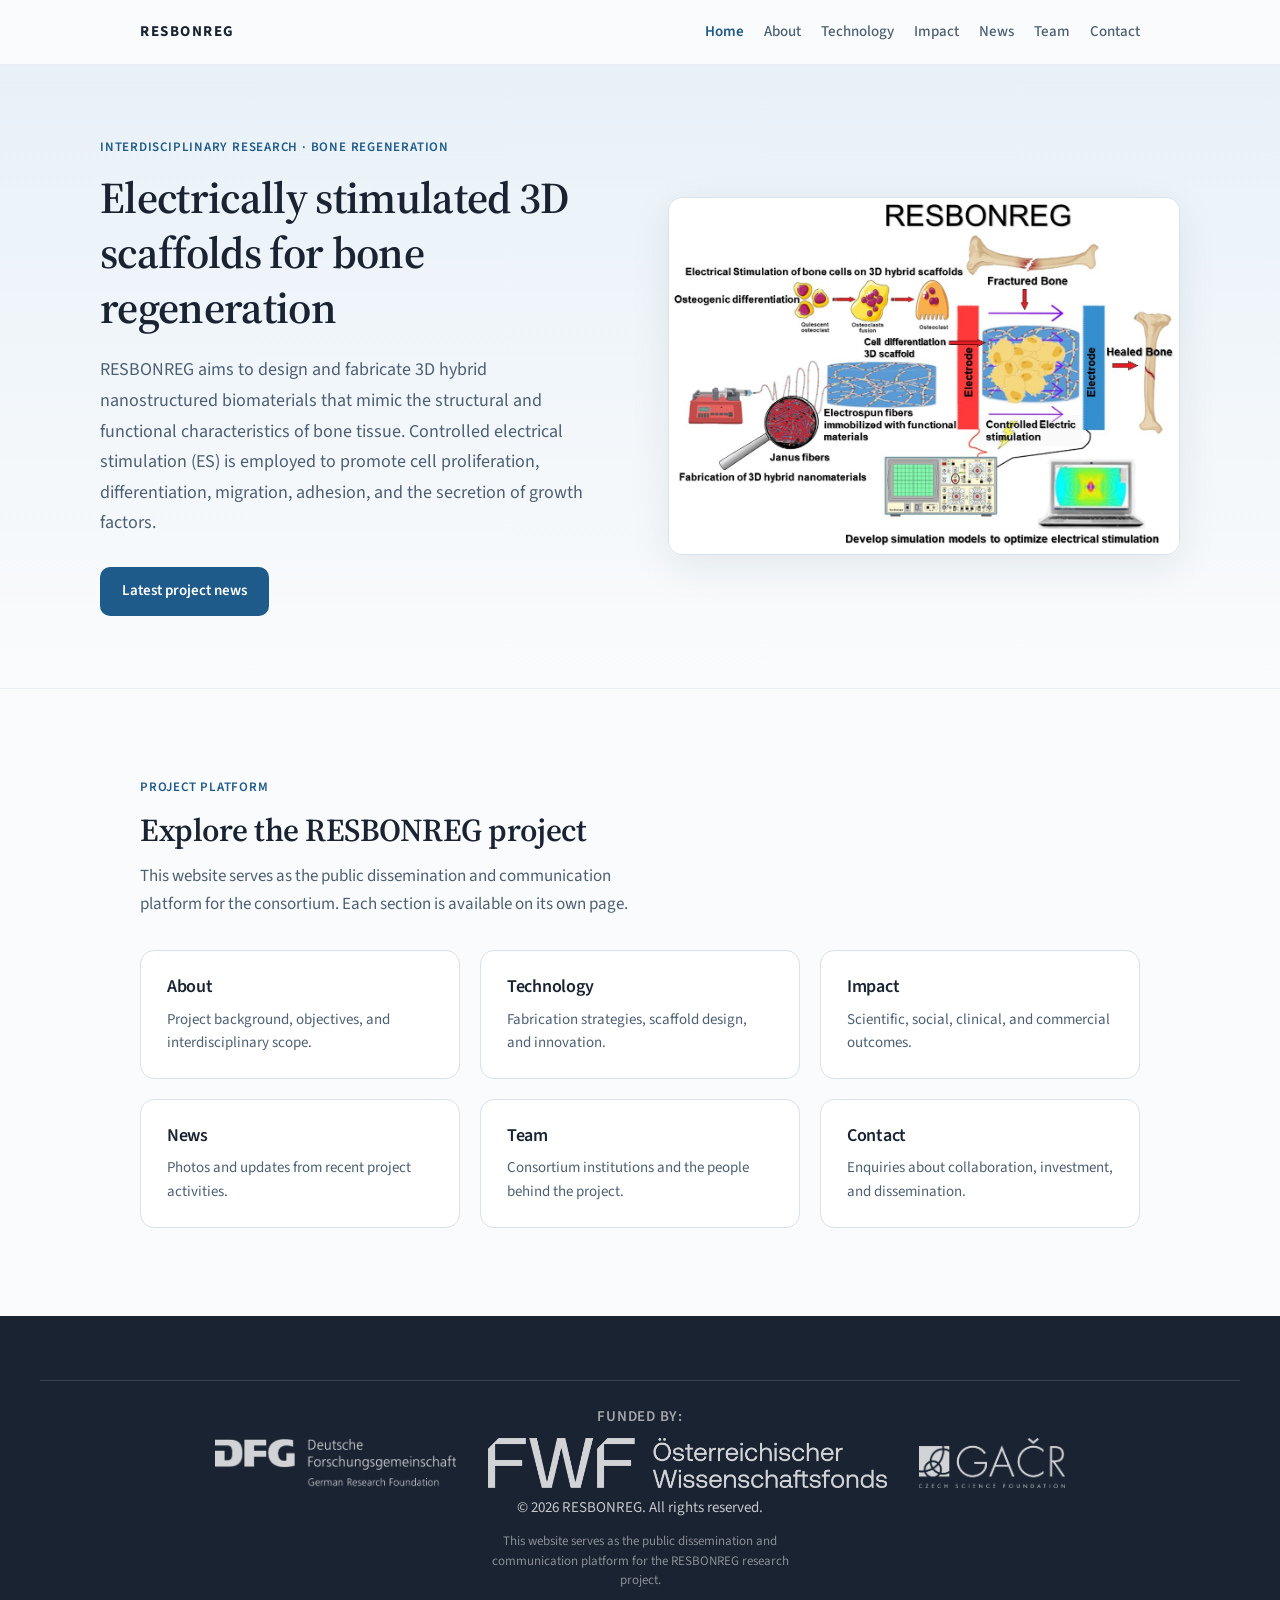
<file: index.html>
<!DOCTYPE html>
<html lang="en">
<head>
  <meta charset="UTF-8">
  <meta name="viewport" content="width=device-width, initial-scale=1.0">
  <meta name="description" content="RESBONREG — an interdisciplinary European research project on electrically stimulated 3D scaffolds for bone regeneration.">
  <title>RESBONREG — Home</title>
  <link rel="preconnect" href="https://fonts.googleapis.com">
  <link rel="preconnect" href="https://fonts.gstatic.com" crossorigin>
  <link href="https://fonts.googleapis.com/css2?family=Source+Sans+3:ital,wght@0,400;0,500;0,600;0,700;1,400&family=Source+Serif+4:ital,opsz,wght@0,8..60,500;0,8..60,600;1,8..60,400&display=swap" rel="stylesheet">
  <link rel="stylesheet" href="style.css">
</head>
<body>

  <header class="site-header">
    <nav class="nav" aria-label="Main navigation">
      <a class="logo" href="index.html">RESBONREG</a>
      <div class="nav-links">
        <a href="index.html" class="is-active" aria-current="page">Home</a>
        <a href="about.html">About</a>
        <a href="technology.html">Technology</a>
        <a href="impact.html">Impact</a>
        <a href="news.html">News</a>
        <a href="team.html">Team</a>
        <a href="contact.html">Contact</a>
      </div>
    </nav>
  </header>

  <section class="hero">
    <div class="hero-inner">
      <div class="hero-text">
        <p class="kicker">Interdisciplinary research · Bone regeneration</p>
        <h1>Electrically stimulated 3D scaffolds for bone regeneration</h1>
        <p class="lead">
          RESBONREG aims to design and fabricate 3D hybrid nanostructured biomaterials that mimic the structural and functional characteristics of bone tissue. Controlled electrical stimulation (ES) is employed to promote cell proliferation, differentiation, migration, adhesion, and the secretion of growth factors.
        </p>
        <a class="button" href="news.html">Latest project news</a>
      </div>
      <figure class="hero-figure">
        <img src="images/hero.png" alt="Schematic summarising the RESBONREG project concept">
      </figure>
    </div>
  </section>

  <main>
    <section class="section">
      <div class="section-header">
        <p class="kicker">Project platform</p>
        <h2>Explore the RESBONREG project</h2>
        <p class="section-intro">
          This website serves as the public dissemination and communication platform for the consortium. Each section is available on its own page.
        </p>
      </div>

      <div class="page-links">
        <a class="page-link-card" href="about.html">
          <h3>About</h3>
          <p>Project background, objectives, and interdisciplinary scope.</p>
        </a>
        <a class="page-link-card" href="technology.html">
          <h3>Technology</h3>
          <p>Fabrication strategies, scaffold design, and innovation.</p>
        </a>
        <a class="page-link-card" href="impact.html">
          <h3>Impact</h3>
          <p>Scientific, social, clinical, and commercial outcomes.</p>
        </a>
        <a class="page-link-card" href="news.html">
          <h3>News</h3>
          <p>Photos and updates from recent project activities.</p>
        </a>
        <a class="page-link-card" href="team.html">
          <h3>Team</h3>
          <p>Consortium institutions and the people behind the project.</p>
        </a>
        <a class="page-link-card" href="contact.html">
          <h3>Contact</h3>
          <p>Enquiries about collaboration, investment, and dissemination.</p>
        </a>
      </div>
    </section>
  </main>

  <footer class="site-footer">
    <div class="funding-logos">
      <p class="funding-label">Funded by:</p>
      <div class="logos-container">
        <img src="images/logo-dfg.png" alt="DFG - Deutsche Forschungsgemeinschaft" class="funding-logo">
        <img src="images/logo-fwf.png" alt="FWF - Austrian Science Fund" class="funding-logo">
        <img src="images/logo-gacr.png" alt="GACR - Czech Science Foundation" class="funding-logo">
      </div></p>
      <p>© 2026 RESBONREG. All rights reserved.</p>
    <p class="footer-note">This website serves as the public dissemination and communication platform for the RESBONREG research project.</p>
        </div>
  </footer>

</body>
</html>
</file>
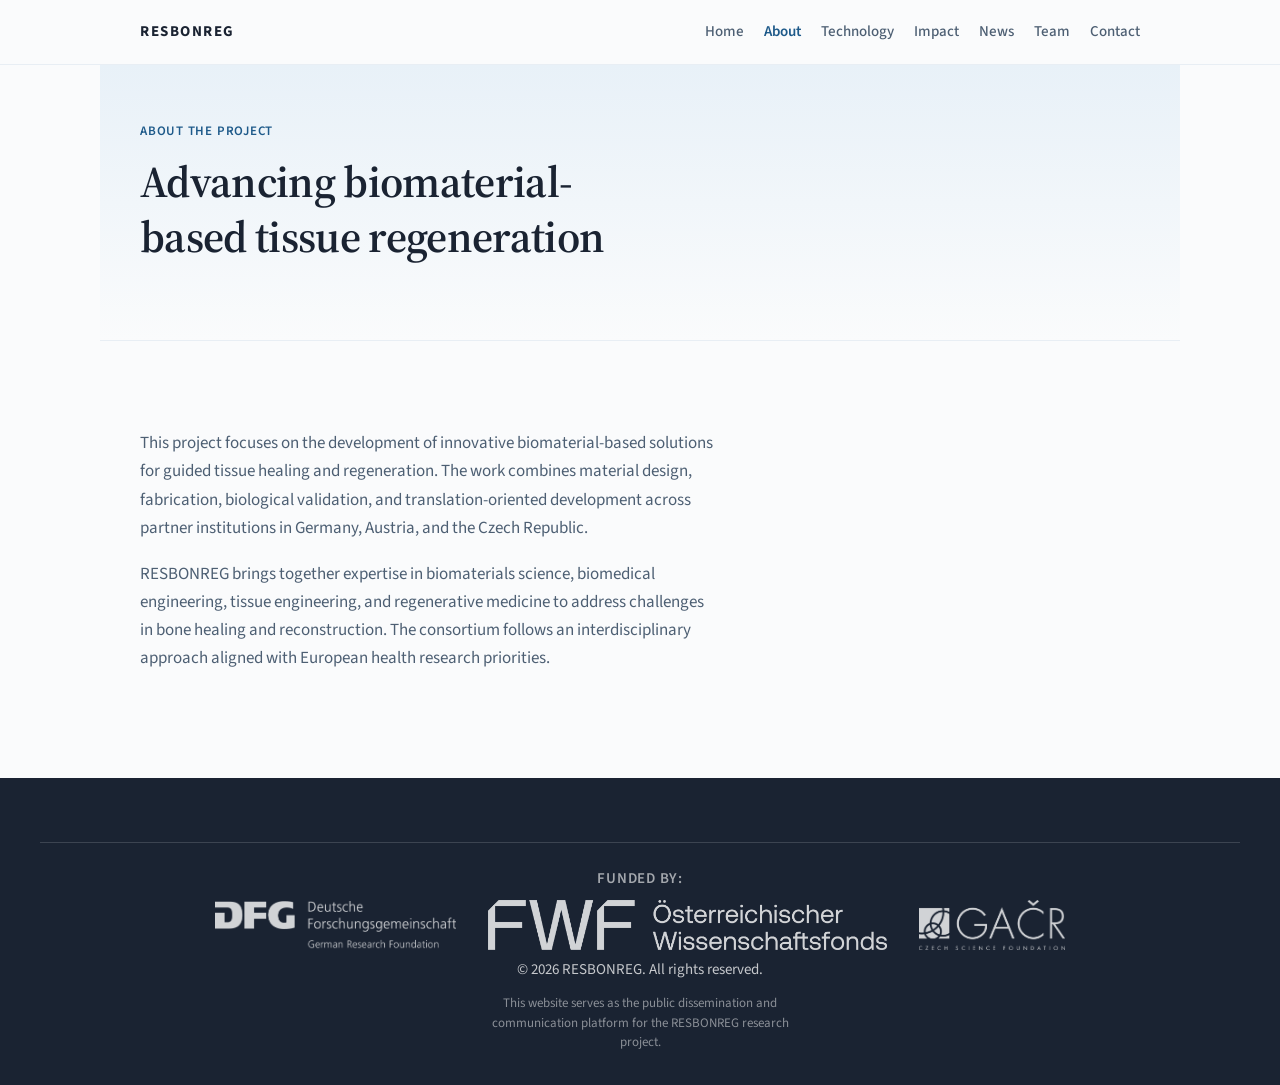
<file: about.html>
<!DOCTYPE html>
<html lang="en">
<head>
  <meta charset="UTF-8">
  <meta name="viewport" content="width=device-width, initial-scale=1.0">
  <meta name="description" content="About the RESBONREG research project on electrically stimulated 3D scaffolds for bone regeneration.">
  <title>About — RESBONREG</title>
  <link rel="preconnect" href="https://fonts.googleapis.com">
  <link rel="preconnect" href="https://fonts.gstatic.com" crossorigin>
  <link href="https://fonts.googleapis.com/css2?family=Source+Sans+3:ital,wght@0,400;0,500;0,600;0,700;1,400&family=Source+Serif+4:ital,opsz,wght@0,8..60,500;0,8..60,600;1,8..60,400&display=swap" rel="stylesheet">
  <link rel="stylesheet" href="style.css">
</head>
<body>

  <header class="site-header">
    <nav class="nav" aria-label="Main navigation">
      <a class="logo" href="index.html">RESBONREG</a>
      <div class="nav-links">
        <a href="index.html">Home</a>
        <a href="about.html" class="is-active" aria-current="page">About</a>
        <a href="technology.html">Technology</a>
        <a href="impact.html">Impact</a>
        <a href="news.html">News</a>
        <a href="team.html">Team</a>
        <a href="contact.html">Contact</a>
      </div>
    </nav>
  </header>

  <div class="page-banner">
    <p class="kicker">About the project</p>
    <h1>Advancing biomaterial-based tissue regeneration</h1>
  </div>

  <main>
    <section class="section">
      <div class="prose">
        <p>
          This project focuses on the development of innovative biomaterial-based solutions for guided tissue healing and regeneration. The work combines material design, fabrication, biological validation, and translation-oriented development across partner institutions in Germany, Austria, and the Czech Republic.
        </p>
        <p>
          RESBONREG brings together expertise in biomaterials science, biomedical engineering, tissue engineering, and regenerative medicine to address challenges in bone healing and reconstruction. The consortium follows an interdisciplinary approach aligned with European health research priorities.
        </p>
      </div>
    </section>
  </main>

  <footer class="site-footer">
    <div class="funding-logos">
      <p class="funding-label">Funded by:</p>
      <div class="logos-container">
        <img src="images/logo-dfg.png" alt="DFG - Deutsche Forschungsgemeinschaft" class="funding-logo">
        <img src="images/logo-fwf.png" alt="FWF - Austrian Science Fund" class="funding-logo">
        <img src="images/logo-gacr.png" alt="GACR - Czech Science Foundation" class="funding-logo">
      </div></p>
      <p>© 2026 RESBONREG. All rights reserved.</p>
    <p class="footer-note">This website serves as the public dissemination and communication platform for the RESBONREG research project.</p>
        </div>
  </footer>

</body>
</html>
</file>
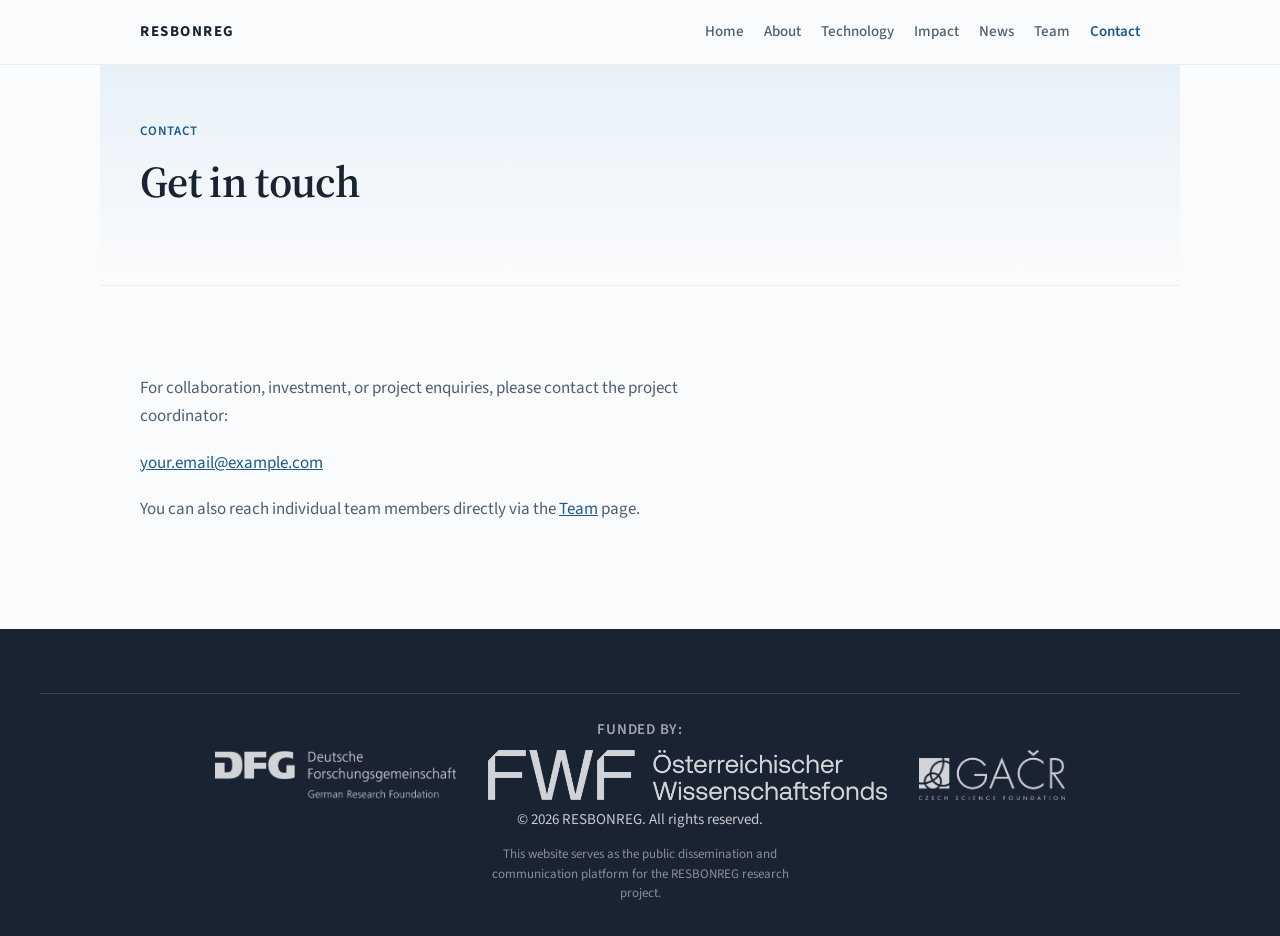
<file: contact.html>
<!DOCTYPE html>
<html lang="en">
<head>
  <meta charset="UTF-8">
  <meta name="viewport" content="width=device-width, initial-scale=1.0">
  <meta name="description" content="Contact the RESBONREG research project for collaboration and enquiries.">
  <title>Contact — RESBONREG</title>
  <link rel="preconnect" href="https://fonts.googleapis.com">
  <link rel="preconnect" href="https://fonts.gstatic.com" crossorigin>
  <link href="https://fonts.googleapis.com/css2?family=Source+Sans+3:ital,wght@0,400;0,500;0,600;0,700;1,400&family=Source+Serif+4:ital,opsz,wght@0,8..60,500;0,8..60,600;1,8..60,400&display=swap" rel="stylesheet">
  <link rel="stylesheet" href="style.css">
</head>
<body>

  <header class="site-header">
    <nav class="nav" aria-label="Main navigation">
      <a class="logo" href="index.html">RESBONREG</a>
      <div class="nav-links">
        <a href="index.html">Home</a>
        <a href="about.html">About</a>
        <a href="technology.html">Technology</a>
        <a href="impact.html">Impact</a>
        <a href="news.html">News</a>
        <a href="team.html">Team</a>
        <a href="contact.html" class="is-active" aria-current="page">Contact</a>
      </div>
    </nav>
  </header>

  <div class="page-banner">
    <p class="kicker">Contact</p>
    <h1>Get in touch</h1>
  </div>

  <main>
    <section class="section">
      <div class="prose">
        <p>
          For collaboration, investment, or project enquiries, please contact the project coordinator:
        </p>
        <p>
          <a href="mailto:your.email@example.com">your.email@example.com</a>
        </p>
        <p>
          You can also reach individual team members directly via the <a href="team.html">Team</a> page.
        </p>
      </div>
    </section>
  </main>

  <footer class="site-footer">
    <div class="funding-logos">
      <p class="funding-label">Funded by:</p>
      <div class="logos-container">
        <img src="images/logo-dfg.png" alt="DFG - Deutsche Forschungsgemeinschaft" class="funding-logo">
        <img src="images/logo-fwf.png" alt="FWF - Austrian Science Fund" class="funding-logo">
        <img src="images/logo-gacr.png" alt="GACR - Czech Science Foundation" class="funding-logo">
      </div></p>
      <p>© 2026 RESBONREG. All rights reserved.</p>
    <p class="footer-note">This website serves as the public dissemination and communication platform for the RESBONREG research project.</p>
        </div>
  </footer>

</body>
</html>
</file>
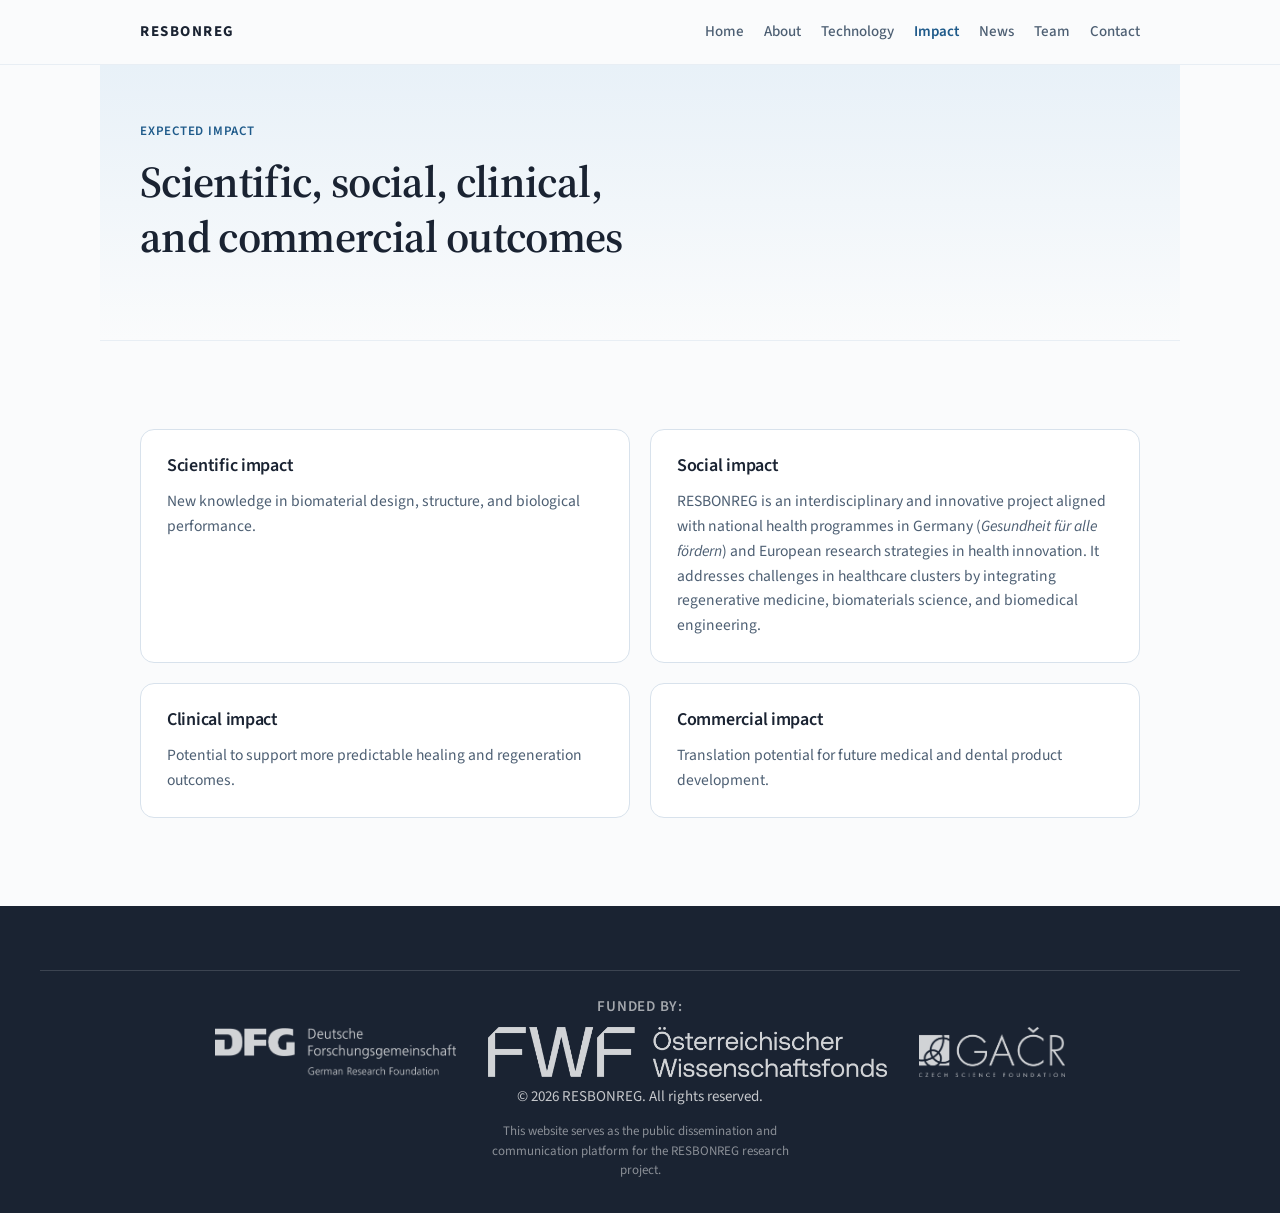
<file: impact.html>
<!DOCTYPE html>
<html lang="en">
<head>
  <meta charset="UTF-8">
  <meta name="viewport" content="width=device-width, initial-scale=1.0">
  <meta name="description" content="Expected scientific, social, clinical, and commercial impact of the RESBONREG project.">
  <title>Impact — RESBONREG</title>
  <link rel="preconnect" href="https://fonts.googleapis.com">
  <link rel="preconnect" href="https://fonts.gstatic.com" crossorigin>
  <link href="https://fonts.googleapis.com/css2?family=Source+Sans+3:ital,wght@0,400;0,500;0,600;0,700;1,400&family=Source+Serif+4:ital,opsz,wght@0,8..60,500;0,8..60,600;1,8..60,400&display=swap" rel="stylesheet">
  <link rel="stylesheet" href="style.css">
</head>
<body>

  <header class="site-header">
    <nav class="nav" aria-label="Main navigation">
      <a class="logo" href="index.html">RESBONREG</a>
      <div class="nav-links">
        <a href="index.html">Home</a>
        <a href="about.html">About</a>
        <a href="technology.html">Technology</a>
        <a href="impact.html" class="is-active" aria-current="page">Impact</a>
        <a href="news.html">News</a>
        <a href="team.html">Team</a>
        <a href="contact.html">Contact</a>
      </div>
    </nav>
  </header>

  <div class="page-banner">
    <p class="kicker">Expected impact</p>
    <h1>Scientific, social, clinical, and commercial outcomes</h1>
  </div>

  <main>
    <section class="section">
      <div class="cards">
        <article class="card">
          <h3>Scientific impact</h3>
          <p>New knowledge in biomaterial design, structure, and biological performance.</p>
        </article>
        <article class="card">
          <h3>Social impact</h3>
          <p>
            RESBONREG is an interdisciplinary and innovative project aligned with national health programmes in Germany (<em>Gesundheit für alle fördern</em>) and European research strategies in health innovation. It addresses challenges in healthcare clusters by integrating regenerative medicine, biomaterials science, and biomedical engineering.
          </p>
        </article>
        <article class="card">
          <h3>Clinical impact</h3>
          <p>Potential to support more predictable healing and regeneration outcomes.</p>
        </article>
        <article class="card">
          <h3>Commercial impact</h3>
          <p>Translation potential for future medical and dental product development.</p>
        </article>
      </div>
    </section>
  </main>

  <footer class="site-footer">
    <div class="funding-logos">
      <p class="funding-label">Funded by:</p>
      <div class="logos-container">
        <img src="images/logo-dfg.png" alt="DFG - Deutsche Forschungsgemeinschaft" class="funding-logo">
        <img src="images/logo-fwf.png" alt="FWF - Austrian Science Fund" class="funding-logo">
        <img src="images/logo-gacr.png" alt="GACR - Czech Science Foundation" class="funding-logo">
      </div></p>
      <p>© 2026 RESBONREG. All rights reserved.</p>
    <p class="footer-note">This website serves as the public dissemination and communication platform for the RESBONREG research project.</p>
        </div>
  </footer>

</body>
</html>
</file>
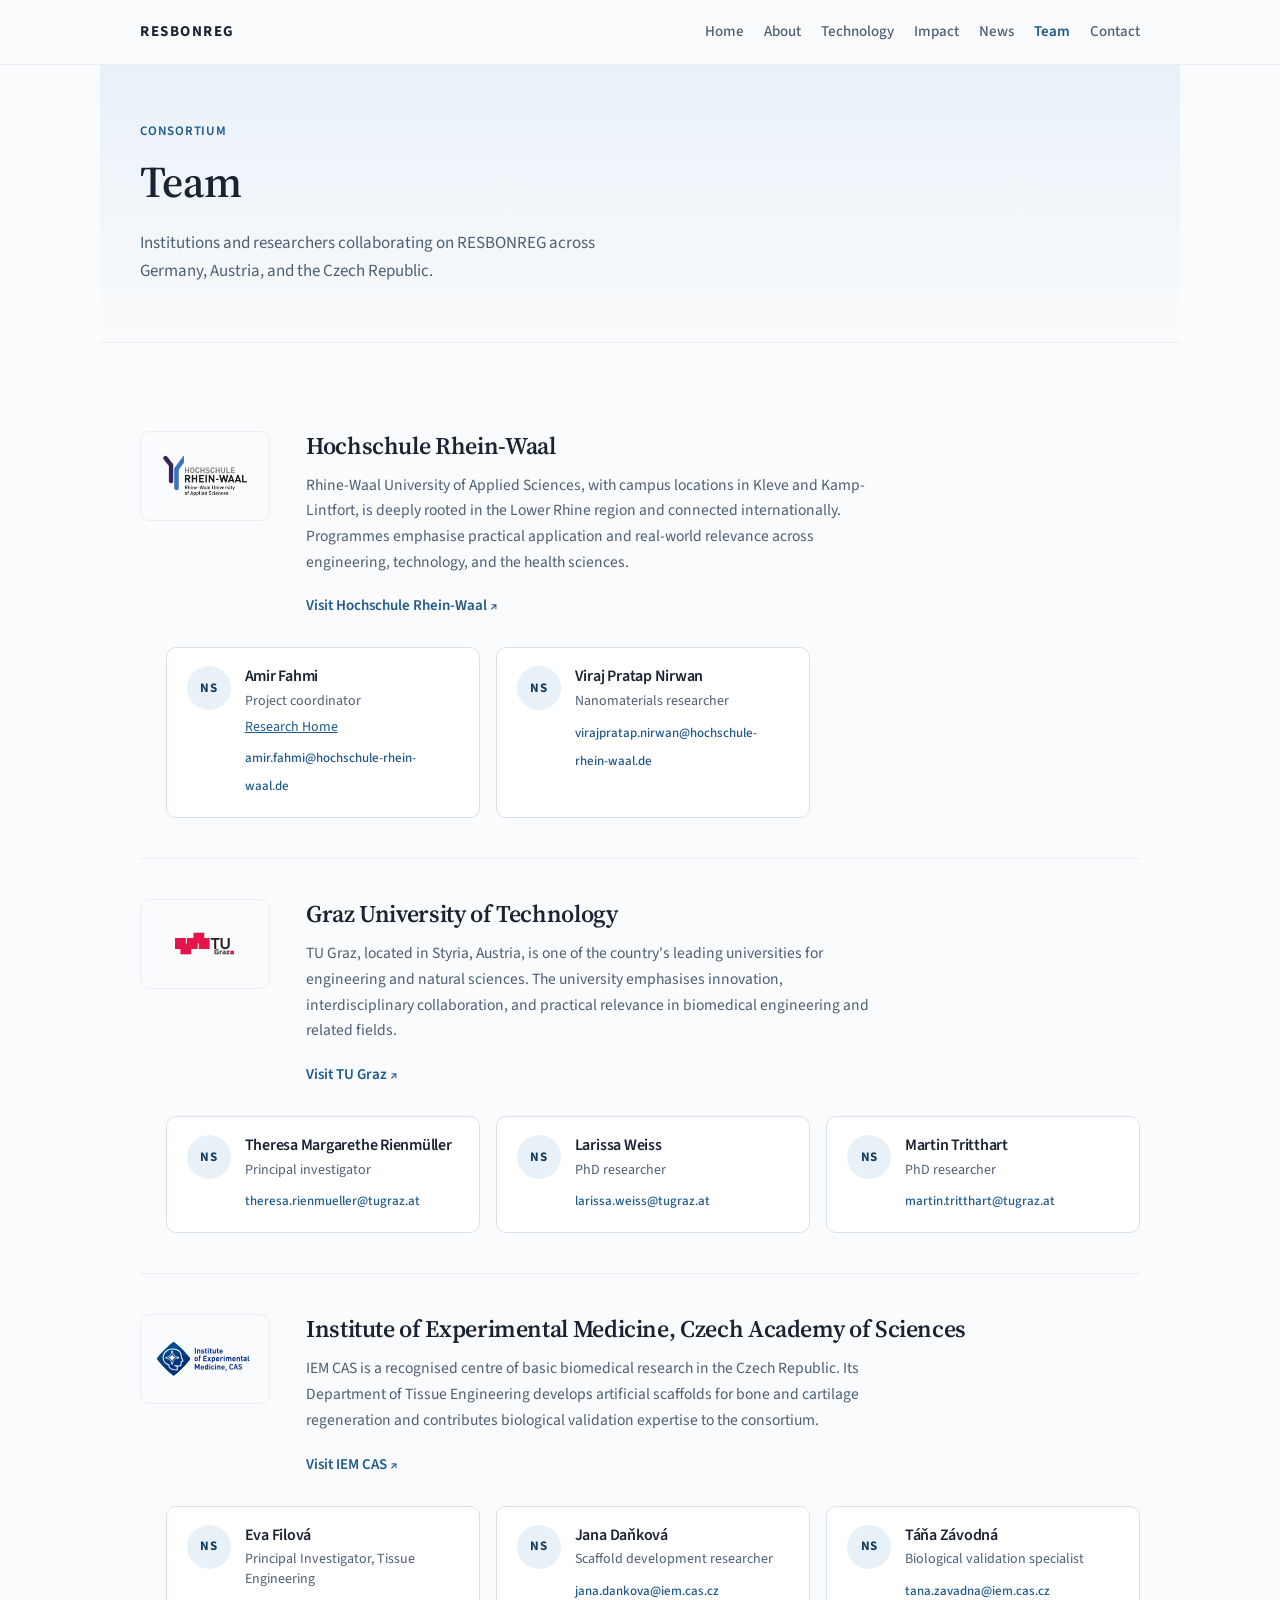
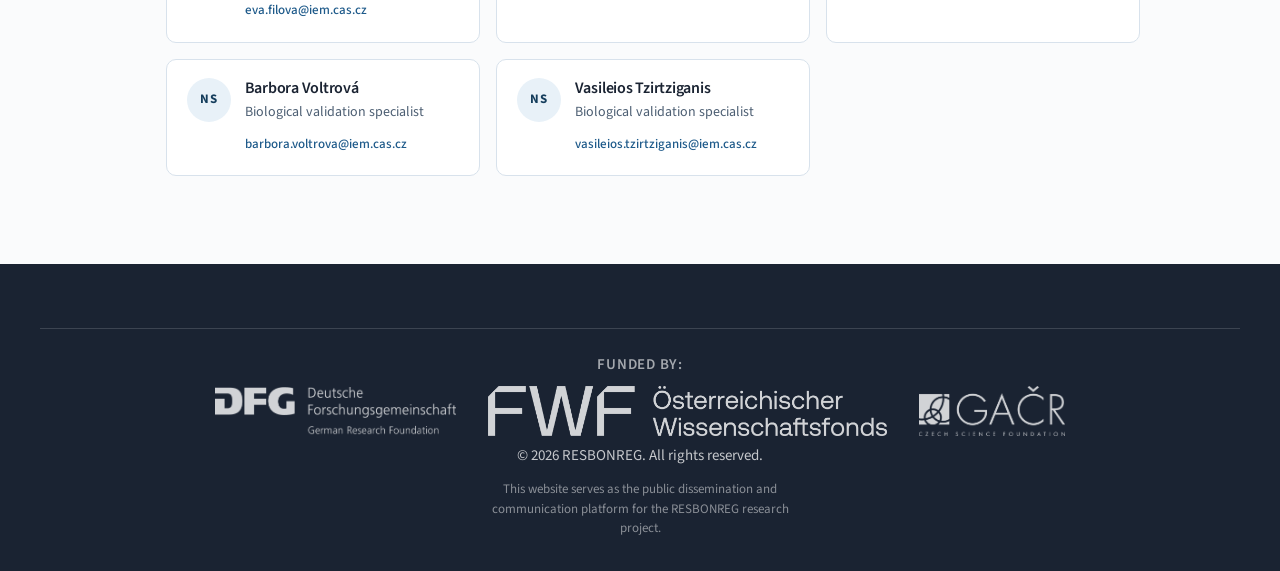
<file: team.html>
<!DOCTYPE html>
<html lang="en">
<head>
  <meta charset="UTF-8">
  <meta name="viewport" content="width=device-width, initial-scale=1.0">
  <meta name="description" content="RESBONREG consortium team — institutions and researchers collaborating on bone regeneration.">
  <title>Team — RESBONREG</title>
  <link rel="preconnect" href="https://fonts.googleapis.com">
  <link rel="preconnect" href="https://fonts.gstatic.com" crossorigin>
  <link href="https://fonts.googleapis.com/css2?family=Source+Sans+3:ital,wght@0,400;0,500;0,600;0,700;1,400&family=Source+Serif+4:ital,opsz,wght@0,8..60,500;0,8..60,600;1,8..60,400&display=swap" rel="stylesheet">
  <link rel="stylesheet" href="style.css">
</head>
<body>

  <header class="site-header">
    <nav class="nav" aria-label="Main navigation">
      <a class="logo" href="index.html">RESBONREG</a>
      <div class="nav-links">
        <a href="index.html">Home</a>
        <a href="about.html">About</a>
        <a href="technology.html">Technology</a>
        <a href="impact.html">Impact</a>
        <a href="news.html">News</a>
        <a href="team.html" class="is-active" aria-current="page">Team</a>
        <a href="contact.html">Contact</a>
      </div>
    </nav>
  </header>

  <div class="page-banner">
    <p class="kicker">Consortium</p>
    <h1>Team</h1>
    <p class="banner-intro">
      Institutions and researchers collaborating on RESBONREG across Germany, Austria, and the Czech Republic.
    </p>
  </div>

  <main>
    <section class="section">

      <article class="team-group">
        <div class="team-group-header">
          <div class="partner-logo-wrap">
            <img src="images/partner-logo-1.png" alt="Hochschule Rhein-Waal logo" class="partner-logo">
          </div>
          <div class="team-group-info">
            <h2>Hochschule Rhein-Waal</h2>
            <p>
              Rhine-Waal University of Applied Sciences, with campus locations in Kleve and Kamp-Lintfort, is deeply rooted in the Lower Rhine region and connected internationally. Programmes emphasise practical application and real-world relevance across engineering, technology, and the health sciences.
            </p>
            <a class="external-link" href="https://www.hochschule-rhein-waal.de" target="_blank" rel="noopener noreferrer">
              Visit Hochschule Rhein-Waal
            </a>
          </div>
        </div>

        <div class="team-members">
          <div class="team-member">
            <div class="member-avatar" aria-hidden="true">NS</div>
            <div class="member-details">
              <h3>Amir Fahmi</h3>
              <p class="member-role">Project coordinator</p>
              <a class="member-info-link" href="https://www.hochschule-rhein-waal.de/en/faculties/technology-and-bionics/organisation-and-office-hours/professors/prof-dr-amir-fahmi">Research Home</a>
              <a class="member-email" href="mailto:amir.fahmi@hochschule-rhein-waal.de">amir.fahmi@hochschule-rhein-waal.de</a>            
            </div>
          </div>
          <div class="team-member">
            <div class="member-avatar" aria-hidden="true">NS</div>
            <div class="member-details">
              <h3>Viraj Pratap Nirwan</h3>
              <p class="member-role">Nanomaterials researcher</p>
              <a class="member-email" href="mailto:virajpratap.nirwan@hochschule-rhein-waal.de">virajpratap.nirwan@hochschule-rhein-waal.de</a>
            </div>
          </div>
       
      </article>

      <article class="team-group">
        <div class="team-group-header">
          <div class="partner-logo-wrap">
            <img src="images/tu-graz-logo-vector.svg" alt="Graz University of Technology logo" class="partner-logo">
          </div>
          <div class="team-group-info">
            <h2>Graz University of Technology</h2>
            <p>
              TU Graz, located in Styria, Austria, is one of the country's leading universities for engineering and natural sciences. The university emphasises innovation, interdisciplinary collaboration, and practical relevance in biomedical engineering and related fields.
            </p>
            <a class="external-link" href="https://www.tugraz.at/home" target="_blank" rel="noopener noreferrer">
              Visit TU Graz
            </a>
          </div>
        </div>

        <div class="team-members">
          <div class="team-member">
            <div class="member-avatar" aria-hidden="true">NS</div>
            <div class="member-details">
              <h3>Theresa Margarethe Rienmüller</h3>
              <p class="member-role">Principal investigator</p>
              <a class="member-email" href="mailto:theresa.rienmueller@tugraz.at">theresa.rienmueller@tugraz.at</a>
            </div>
          </div>
          <div class="team-member">
            <div class="member-avatar" aria-hidden="true">NS</div>
            <div class="member-details">
              <h3>Larissa Weiss</h3>
              <p class="member-role">PhD researcher</p>
              <a class="member-email" href="mailto:larissa.weiss@tugraz.at">larissa.weiss@tugraz.at</a>
            </div>
          </div>
          <div class="team-member">
            <div class="member-avatar" aria-hidden="true">NS</div>
            <div class="member-details">
              <h3>Martin Tritthart</h3>
              <p class="member-role">PhD researcher</p>
              <a class="member-email" href="mailto:martin.tritthart@tugraz.at">martin.tritthart@tugraz.at</a>
            </div>
          </div>
        </div>
      </article>

      <article class="team-group">
        <div class="team-group-header">
          <div class="partner-logo-wrap">
            <img src="images/iem_logo.svg" alt="Institute of Experimental Medicine CAS logo" class="partner-logo">
          </div>
          <div class="team-group-info">
            <h2>Institute of Experimental Medicine, Czech Academy of Sciences</h2>
            <p>
              IEM CAS is a recognised centre of basic biomedical research in the Czech Republic. Its Department of Tissue Engineering develops artificial scaffolds for bone and cartilage regeneration and contributes biological validation expertise to the consortium.
            </p>
            <a class="external-link" href="https://www.iem.cas.cz/en/home-en/" target="_blank" rel="noopener noreferrer">
              Visit IEM CAS
            </a>
          </div>
        </div>

        <div class="team-members">
          <div class="team-member">
            <div class="member-avatar" aria-hidden="true">NS</div>
            <div class="member-details">
              <h3>Eva Filová</h3>
              <p class="member-role">Principal Investigator, Tissue Engineering</p>
              <a class="member-email" href="mailto:eva.filova@iem.cas.cz">eva.filova@iem.cas.cz</a>
            </div>
          </div>
          <div class="team-member">
            <div class="member-avatar" aria-hidden="true">NS</div>
            <div class="member-details">
              <h3>Jana Daňková</h3>
              <p class="member-role">Scaffold development researcher</p>
              <a class="member-email" href="mailto:jana.dankova@iem.cas.cz">jana.dankova@iem.cas.cz</a>
            </div>
          </div>
          <div class="team-member">
            <div class="member-avatar" aria-hidden="true">NS</div>
            <div class="member-details">
              <h3>Táňa Závodná</h3>
              <p class="member-role">Biological validation specialist</p>
              <a class="member-email" href="mailto:tana.zavadna@iem.cas.cz">tana.zavadna@iem.cas.cz</a>
            </div>
          </div>
          <div class="team-member">
            <div class="member-avatar" aria-hidden="true">NS</div>
            <div class="member-details">
              <h3>Barbora Voltrová</h3>
              <p class="member-role">Biological validation specialist</p>
              <a class="member-email" href="mailto:barbora.voltrova@iem.cas.cz">barbora.voltrova@iem.cas.cz</a>
            </div>
          </div>
          <div class="team-member">
            <div class="member-avatar" aria-hidden="true">NS</div>
            <div class="member-details">
              <h3>Vasileios Tzirtziganis</h3>
              <p class="member-role">Biological validation specialist</p>
              <a class="member-email" href="mailto:vasileios.tzirtziganis@iem.cas.cz">vasileios.tzirtziganis@iem.cas.cz</a>
            </div>
          </div>
        </div>
      </article>
    </section>
  </main>

  <footer class="site-footer">
    <div class="funding-logos">
      <p class="funding-label">Funded by:</p>
      <div class="logos-container">
        <img src="images/logo-dfg.png" alt="DFG - Deutsche Forschungsgemeinschaft" class="funding-logo">
        <img src="images/logo-fwf.png" alt="FWF - Austrian Science Fund" class="funding-logo">
        <img src="images/logo-gacr.png" alt="GACR - Czech Science Foundation" class="funding-logo">
      </div></p>
      <p>© 2026 RESBONREG. All rights reserved.</p>
    <p class="footer-note">This website serves as the public dissemination and communication platform for the RESBONREG research project.</p>
        </div>
  </footer>

</body>
</html>
</file>
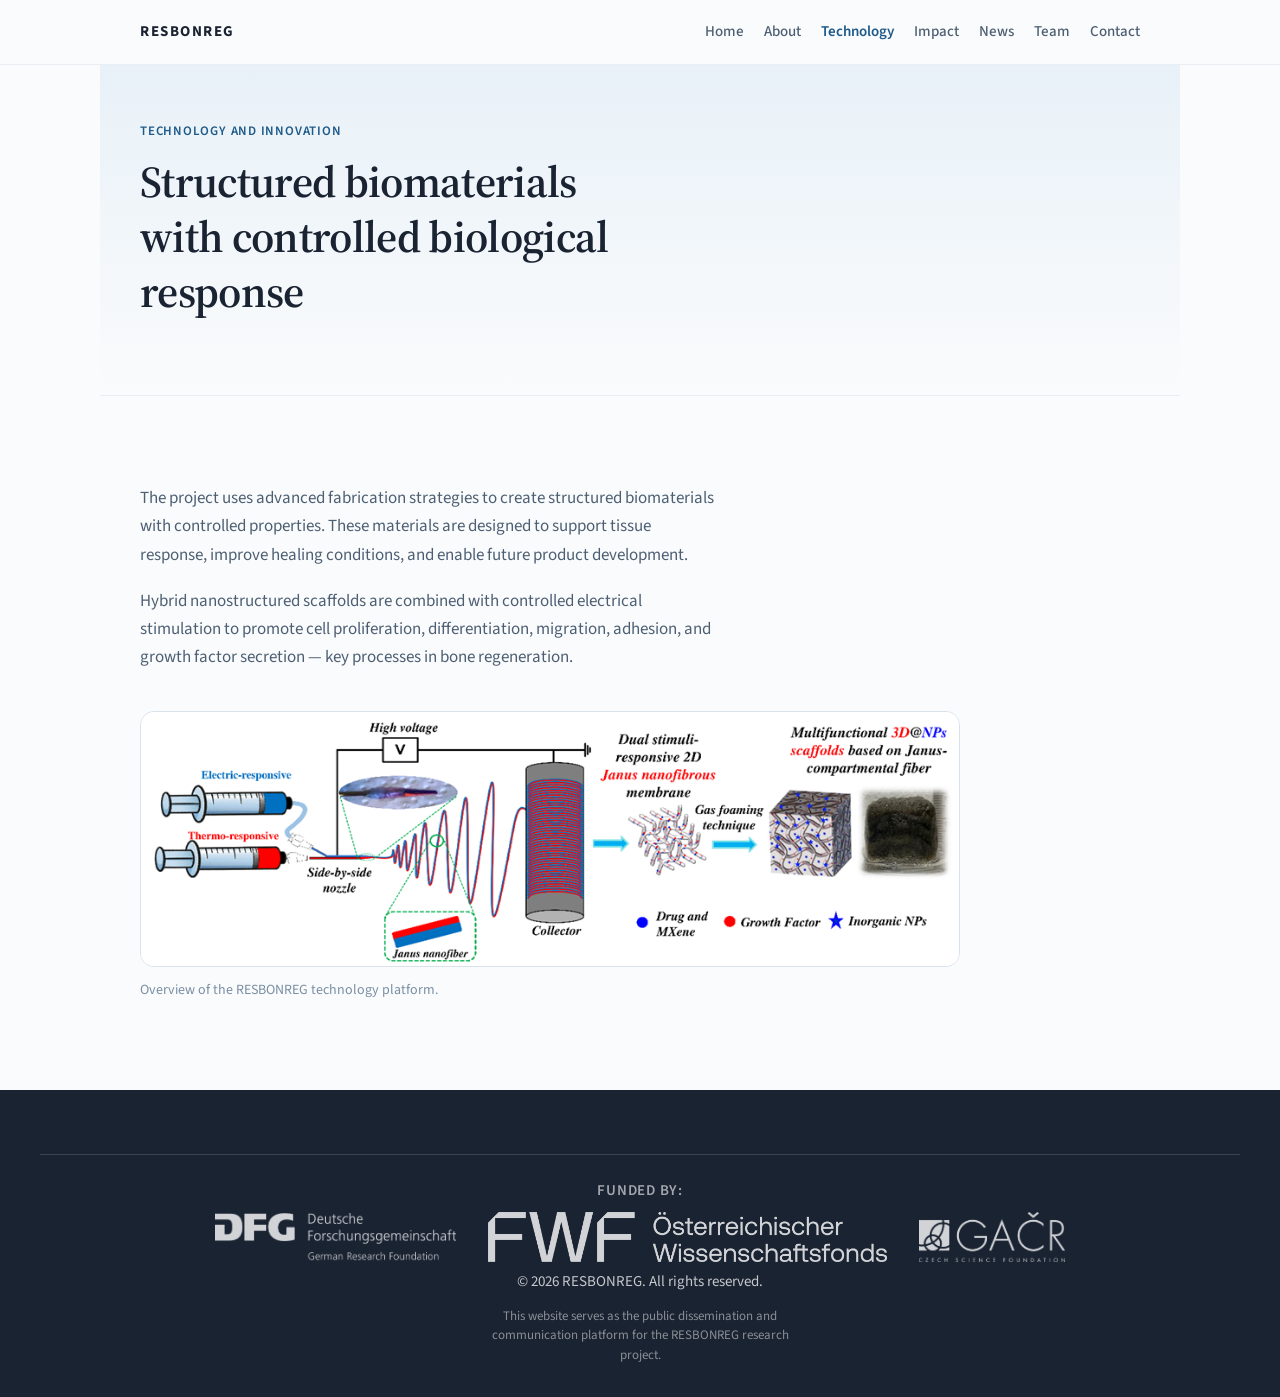
<file: technology.html>
<!DOCTYPE html>
<html lang="en">
<head>
  <meta charset="UTF-8">
  <meta name="viewport" content="width=device-width, initial-scale=1.0">
  <meta name="description" content="Technology and innovation in the RESBONREG project — structured biomaterials and electrical stimulation.">
  <title>Technology — RESBONREG</title>
  <link rel="preconnect" href="https://fonts.googleapis.com">
  <link rel="preconnect" href="https://fonts.gstatic.com" crossorigin>
  <link href="https://fonts.googleapis.com/css2?family=Source+Sans+3:ital,wght@0,400;0,500;0,600;0,700;1,400&family=Source+Serif+4:ital,opsz,wght@0,8..60,500;0,8..60,600;1,8..60,400&display=swap" rel="stylesheet">
  <link rel="stylesheet" href="style.css">
</head>
<body>

  <header class="site-header">
    <nav class="nav" aria-label="Main navigation">
      <a class="logo" href="index.html">RESBONREG</a>
      <div class="nav-links">
        <a href="index.html">Home</a>
        <a href="about.html">About</a>
        <a href="technology.html" class="is-active" aria-current="page">Technology</a>
        <a href="impact.html">Impact</a>
        <a href="news.html">News</a>
        <a href="team.html">Team</a>
        <a href="contact.html">Contact</a>
      </div>
    </nav>
  </header>

  <div class="page-banner">
    <p class="kicker">Technology and innovation</p>
    <h1>Structured biomaterials with controlled biological response</h1>
  </div>

  <main>
    <section class="section">
      <div class="prose">
        <p>
          The project uses advanced fabrication strategies to create structured biomaterials with controlled properties. These materials are designed to support tissue response, improve healing conditions, and enable future product development.
        </p>
        <p>
          Hybrid nanostructured scaffolds are combined with controlled electrical stimulation to promote cell proliferation, differentiation, migration, adhesion, and growth factor secretion — key processes in bone regeneration.
        </p>
      </div>

      <figure class="figure-block">
        <img class="section-image" src="images/project-diagram.png" alt="Schematic diagram of the project technology">
        <figcaption>Overview of the RESBONREG technology platform.</figcaption>
      </figure>
    </section>
  </main>

  <footer class="site-footer">
    <div class="funding-logos">
      <p class="funding-label">Funded by:</p>
      <div class="logos-container">
        <img src="images/logo-dfg.png" alt="DFG - Deutsche Forschungsgemeinschaft" class="funding-logo">
        <img src="images/logo-fwf.png" alt="FWF - Austrian Science Fund" class="funding-logo">
        <img src="images/logo-gacr.png" alt="GACR - Czech Science Foundation" class="funding-logo">
      </div></p>
      <p>© 2026 RESBONREG. All rights reserved.</p>
    <p class="footer-note">This website serves as the public dissemination and communication platform for the RESBONREG research project.</p>
        </div>
  </footer>

</body>
</html>
</file>
<file: style.css>
/* ── Tokens ── */
:root {
  --color-bg: #fafbfc;
  --color-bg-alt: #f0f4f8;
  --color-surface: #ffffff;
  --color-ink: #1a2332;
  --color-ink-muted: #4d5f73;
  --color-ink-faint: #7a8fa3;
  --color-accent: #1e5a8a;
  --color-accent-dark: #143d5c;
  --color-accent-soft: #e8f1f8;
  --color-border: #d8e2ec;
  --color-border-light: #e8eef4;

  --font-sans: "Source Sans 3", system-ui, -apple-system, sans-serif;
  --font-serif: "Source Serif 4", Georgia, "Times New Roman", serif;

  --max-width: 1080px;
  --header-height: 64px;
  --section-y: clamp(56px, 7vw, 88px);
  --section-x: clamp(20px, 5vw, 40px);
  --radius: 10px;
  --radius-lg: 14px;
}

/* ── Base ── */
*, *::before, *::after {
  box-sizing: border-box;
}

html {
  scroll-behavior: smooth;
}

body {
  margin: 0;
  font-family: var(--font-sans);
  font-size: 1.0625rem;
  line-height: 1.65;
  color: var(--color-ink);
  background: var(--color-bg);
  -webkit-font-smoothing: antialiased;
}

img {
  max-width: 100%;
  height: auto;
  display: block;
}

a {
  color: var(--color-accent);
}

a:hover {
  color: var(--color-accent-dark);
}

h1, h2, h3 {
  font-family: var(--font-serif);
  font-weight: 600;
  line-height: 1.25;
  letter-spacing: -0.015em;
  margin: 0;
}

h1 {
  font-size: clamp(1.85rem, 4vw, 2.75rem);
  margin-bottom: 1.25rem;
}

h2 {
  font-size: clamp(1.5rem, 2.8vw, 2rem);
}

h3 {
  font-family: var(--font-sans);
  font-size: 1.125rem;
  font-weight: 600;
  line-height: 1.35;
}

p {
  margin: 0 0 1rem;
}

p:last-child {
  margin-bottom: 0;
}

code {
  font-size: 0.875em;
  padding: 2px 6px;
  background: var(--color-bg-alt);
  border-radius: 4px;
}

/* ── Header ── */
.site-header {
  position: sticky;
  top: 0;
  z-index: 100;
  background: rgba(250, 251, 252, 0.92);
  backdrop-filter: blur(10px);
  -webkit-backdrop-filter: blur(10px);
  border-bottom: 1px solid var(--color-border-light);
}

.nav {
  display: flex;
  justify-content: space-between;
  align-items: center;
  max-width: var(--max-width);
  margin: 0 auto;
  padding: 0 var(--section-x);
  min-height: var(--header-height);
  gap: 24px;
}

.logo {
  font-family: var(--font-sans);
  font-size: 0.9375rem;
  font-weight: 700;
  letter-spacing: 0.1em;
  text-decoration: none;
  color: var(--color-ink);
  white-space: nowrap;
}

.nav-links {
  display: flex;
  flex-wrap: wrap;
  justify-content: flex-end;
  gap: 4px 20px;
}

.nav-links a {
  font-size: 0.9375rem;
  font-weight: 500;
  text-decoration: none;
  color: var(--color-ink-muted);
  padding: 4px 0;
}

.nav-links a:hover,
.nav-links a.is-active {
  color: var(--color-accent);
}

.nav-links a.is-active {
  font-weight: 600;
}

/* ── Hero ── */
.hero {
  background: linear-gradient(180deg, var(--color-accent-soft) 0%, var(--color-bg) 100%);
  border-bottom: 1px solid var(--color-border-light);
  padding: clamp(40px, 6vw, 72px) var(--section-x);
}

.hero-inner {
  display: grid;
  grid-template-columns: 1fr 1fr;
  gap: clamp(32px, 5vw, 56px);
  align-items: center;
  max-width: var(--max-width);
  margin: 0 auto;
}

.kicker {
  margin: 0 0 0.75rem;
  font-size: 0.8125rem;
  font-weight: 600;
  letter-spacing: 0.06em;
  text-transform: uppercase;
  color: var(--color-accent);
}

.lead {
  font-size: 1.125rem;
  line-height: 1.7;
  color: var(--color-ink-muted);
  max-width: 54ch;
  margin-bottom: 1.75rem;
}

.hero-figure {
  margin: 0;
}

.hero-figure img {
  width: 100%;
  border-radius: var(--radius-lg);
  border: 1px solid var(--color-border);
  box-shadow: 0 12px 40px rgba(26, 35, 50, 0.08);
}

.button {
  display: inline-block;
  padding: 12px 22px;
  background: var(--color-accent);
  color: #fff;
  font-size: 0.9375rem;
  font-weight: 600;
  text-decoration: none;
  border-radius: var(--radius);
  transition: background 0.2s ease;
}

.button:hover {
  background: var(--color-accent-dark);
  color: #fff;
}

/* ── Inner page banner ── */
.page-banner {
  background: linear-gradient(180deg, var(--color-accent-soft) 0%, var(--color-bg) 100%);
  border-bottom: 1px solid var(--color-border-light);
  padding: clamp(40px, 5vw, 56px) var(--section-x);
  max-width: var(--max-width);
  margin: 0 auto;
}

.page-banner h1 {
  max-width: 24ch;
}

.banner-intro {
  margin-top: 1rem;
  max-width: 62ch;
  color: var(--color-ink-muted);
  font-size: 1.0625rem;
  line-height: 1.65;
}

/* ── Home page link cards ── */
.page-links {
  display: grid;
  grid-template-columns: repeat(3, 1fr);
  gap: 20px;
}

.page-link-card {
  display: block;
  padding: 1.5rem 1.625rem;
  background: var(--color-surface);
  border: 1px solid var(--color-border);
  border-radius: var(--radius-lg);
  text-decoration: none;
  color: inherit;
  transition: border-color 0.2s ease, box-shadow 0.2s ease;
}

.page-link-card:hover {
  border-color: var(--color-accent);
  box-shadow: 0 6px 24px rgba(26, 35, 50, 0.07);
  color: inherit;
}

.page-link-card h3 {
  margin-bottom: 0.5rem;
  color: var(--color-ink);
}

.page-link-card p {
  margin: 0;
  font-size: 0.9375rem;
  line-height: 1.55;
  color: var(--color-ink-muted);
}

/* ── Sections ── */
.section {
  padding: var(--section-y) var(--section-x);
  max-width: var(--max-width);
  margin: 0 auto;
}

.section-alt {
  max-width: none;
  background: var(--color-bg-alt);
  border-top: 1px solid var(--color-border-light);
  border-bottom: 1px solid var(--color-border-light);
}

.section-alt > * {
  max-width: var(--max-width);
  margin-left: auto;
  margin-right: auto;
}

.section-header {
  margin-bottom: 2rem;
}

.section-header h2 {
  margin-top: 0.25rem;
}

.section-intro {
  margin-top: 0.75rem;
  color: var(--color-ink-muted);
  max-width: 62ch;
}

.prose {
  max-width: 72ch;
  color: var(--color-ink-muted);
}

.prose p {
  margin-bottom: 1.125rem;
}

/* ── Technology figure ── */
.figure-block {
  margin: 2.5rem 0 0;
}

.section-image {
  width: 100%;
  max-width: 820px;
  border-radius: var(--radius-lg);
  border: 1px solid var(--color-border);
}

.figure-block figcaption {
  margin-top: 0.75rem;
  font-size: 0.875rem;
  color: var(--color-ink-faint);
}

/* ── Impact cards ── */
.cards {
  display: grid;
  grid-template-columns: repeat(2, 1fr);
  gap: 20px;
}

.card {
  background: var(--color-surface);
  border: 1px solid var(--color-border);
  border-radius: var(--radius-lg);
  padding: 1.5rem 1.625rem;
}

.card h3 {
  margin-bottom: 0.625rem;
  color: var(--color-ink);
}

.card p {
  font-size: 0.975rem;
  line-height: 1.6;
  color: var(--color-ink-muted);
  margin: 0;
}

/* ── News ── */
.news-grid {
  display: grid;
  grid-template-columns: repeat(3, 1fr);
  gap: 24px;
}

.news-card {
  display: flex;
  flex-direction: column;
  background: var(--color-surface);
  border: 1px solid var(--color-border);
  border-radius: var(--radius-lg);
  overflow: hidden;
  transition: box-shadow 0.2s ease;
}

.news-card:hover {
  box-shadow: 0 8px 28px rgba(26, 35, 50, 0.08);
}

.news-image-link {
  display: block;
  aspect-ratio: 16 / 10;
  overflow: hidden;
  background: var(--color-bg-alt);
}

.news-image-link img {
  width: 100%;
  height: 100%;
  object-fit: cover;
  transition: transform 0.3s ease;
}

.news-card:hover .news-image-link img {
  transform: scale(1.03);
}

/* ── Carousel ── */
.news-carousel {
  position: relative;
  aspect-ratio: 16 / 10;
  overflow: hidden;
  background: var(--color-bg-alt);
}

.carousel-slides {
  display: flex;
  height: 100%;
  transition: transform 0.4s ease;
}

.carousel-slide {
  flex: 0 0 100%;
  overflow: hidden;
  display: flex;
  flex-direction: column;
}

.carousel-slide img {
  width: 100%;
  height: auto;
  object-fit: cover;
  transition: transform 0.3s ease;
}

.carousel-caption {
  margin-top: 0.85rem;
  padding: 0 0.5rem 1rem;
  color: var(--color-ink-faint);
  font-size: 0.9375rem;
  line-height: 1.5;
}

.news-card:hover .carousel-slide img {
  transform: scale(1.03);
}

.carousel-btn {
  position: absolute;
  top: 50%;
  transform: translateY(-50%);
  background: rgba(26, 35, 50, 0.5);
  border: none;
  color: white;
  width: 40px;
  height: 40px;
  border-radius: 50%;
  display: flex;
  align-items: center;
  justify-content: center;
  cursor: pointer;
  transition: background 0.2s ease;
  z-index: 10;
}

.carousel-btn:hover {
  background: rgba(26, 35, 50, 0.8);
}

.carousel-prev {
  left: 12px;
}

.carousel-next {
  right: 12px;
}

.carousel-indicators {
  position: absolute;
  bottom: 12px;
  left: 50%;
  transform: translateX(-50%);
  display: flex;
  gap: 8px;
  z-index: 10;
}

.indicator {
  width: 8px;
  height: 8px;
  border-radius: 50%;
  border: none;
  background: rgba(255, 255, 255, 0.5);
  cursor: pointer;
  transition: background 0.2s ease;
}

.indicator.active {
  background: rgba(255, 255, 255, 1);
}

.indicator:hover {
  background: rgba(255, 255, 255, 0.8);
}

/* ── Lightbox ── */
.lightbox-modal {
  display: none;
  position: fixed;
  top: 0;
  left: 0;
  right: 0;
  bottom: 0;
  background: rgba(26, 35, 50, 0.95);
  z-index: 1000;
  justify-content: center;
  align-items: center;
}

.lightbox-modal.active {
  display: flex;
}

.lightbox-content {
  position: relative;
  display: flex;
  flex-direction: column;
  align-items: stretch;
  width: 90vw;
  height: 90vh;
  max-width: 1200px;
  max-height: 800px;
  padding: 20px;
}

#lightbox-img {
  width: 100%;
  max-height: calc(100% - 3.5rem);
  object-fit: contain;
  display: block;
}

.lightbox-caption {
  margin-top: 1rem;
  color: rgba(255, 255, 255, 0.95);
  font-size: 1rem;
  line-height: 1.6;
  text-align: center;
  max-width: 100%;
}

.lightbox-close {
  position: absolute;
  top: -40px;
  right: 0;
  background: none;
  border: none;
  color: white;
  cursor: pointer;
  padding: 8px;
  display: flex;
  align-items: center;
  justify-content: center;
  transition: opacity 0.2s ease;
}

.lightbox-close:hover {
  opacity: 0.8;
}

.lightbox-prev,
.lightbox-next {
  position: absolute;
  top: 50%;
  transform: translateY(-50%);
  background: none;
  border: none;
  color: white;
  cursor: pointer;
  padding: 12px;
  display: flex;
  align-items: center;
  justify-content: center;
  transition: opacity 0.2s ease;
}

.lightbox-prev:hover,
.lightbox-next:hover {
  opacity: 0.8;
}

.lightbox-prev {
  left: -60px;
}

.lightbox-next {
  right: -60px;
}

.lightbox-counter {
  position: absolute;
  bottom: -40px;
  left: 50%;
  transform: translateX(-50%);
  color: white;
  font-size: 0.875rem;
}

@media (max-width: 768px) {
  .lightbox-prev {
    left: 8px;
  }

  .lightbox-next {
    right: 8px;
  }

  .lightbox-close {
    top: 8px;
    right: 8px;
  }

  .lightbox-counter {
    bottom: 8px;
    left: auto;
    right: 8px;
    transform: none;
  }
}

.news-body {
  display: flex;
  flex-direction: column;
  flex: 1;
  padding: 1.25rem 1.375rem 1.375rem;
}

.news-date {
  font-size: 0.8125rem;
  font-weight: 600;
  letter-spacing: 0.03em;
  text-transform: uppercase;
  color: var(--color-accent);
  margin-bottom: 0.5rem;
}

.news-title {
  font-family: var(--font-serif);
  font-size: 1.125rem;
  font-weight: 600;
  line-height: 1.35;
  margin-bottom: 0.625rem;
}

.news-title a {
  text-decoration: none;
  color: var(--color-ink);
}

.news-title a:hover {
  color: var(--color-accent);
}

.news-excerpt {
  font-size: 0.9375rem;
  line-height: 1.6;
  color: var(--color-ink-muted);
  margin-bottom: 1rem;
  flex: 1;
}

.news-read-more {
  font-size: 0.875rem;
  font-weight: 600;
  text-decoration: none;
}

.news-note {
  margin-top: 2rem;
  padding: 1rem 1.25rem;
  font-size: 0.875rem;
  color: var(--color-ink-faint);
  background: var(--color-surface);
  border: 1px dashed var(--color-border);
  border-radius: var(--radius);
}

/* ── Partners ── */
.partner {
  display: flex;
  align-items: flex-start;
  gap: clamp(20px, 3vw, 36px);
  padding: 1.75rem;
  margin-bottom: 1.25rem;
  background: var(--color-surface);
  border: 1px solid var(--color-border);
  border-radius: var(--radius-lg);
}

.partner:last-child {
  margin-bottom: 0;
}

.partner-logo-wrap {
  flex-shrink: 0;
  display: flex;
  align-items: center;
  justify-content: center;
  width: 130px;
  height: 90px;
  padding: 12px;
  background: var(--color-bg);
  border: 1px solid var(--color-border-light);
  border-radius: var(--radius);
}

.partner-logo {
  width: 100%;
  max-height: 64px;
  object-fit: contain;
}

.partner-text h3 {
  margin-bottom: 0.75rem;
  font-size: 1.2rem;
}

.partner-text p {
  font-size: 0.975rem;
  line-height: 1.65;
  color: var(--color-ink-muted);
  margin-bottom: 1rem;
}

.external-link {
  display: inline-block;
  font-size: 0.9375rem;
  font-weight: 600;
  text-decoration: none;
}

.external-link::after {
  content: " ↗";
  font-size: 0.85em;
}

/* ── Team ── */
.team-group {
  margin-bottom: 2.5rem;
  padding-bottom: 2.5rem;
  border-bottom: 1px solid var(--color-border-light);
}

.team-group:last-of-type {
  margin-bottom: 0;
  padding-bottom: 0;
  border-bottom: none;
}

.team-group-header {
  display: flex;
  align-items: flex-start;
  gap: clamp(20px, 3vw, 36px);
  margin-bottom: 1.75rem;
}

.team-group-info h2 {
  font-size: clamp(1.25rem, 2.2vw, 1.5rem);
  margin-bottom: 0.75rem;
}

.team-group-info p {
  font-size: 0.975rem;
  line-height: 1.65;
  color: var(--color-ink-muted);
  margin-bottom: 1rem;
  max-width: 72ch;
}

.team-members {
  display: grid;
  grid-template-columns: repeat(auto-fill, minmax(280px, 1fr));
  gap: 16px;
  padding-left: clamp(0px, 2vw, 166px);
}

.team-member {
  display: flex;
  align-items: flex-start;
  gap: 14px;
  padding: 1.125rem 1.25rem;
  background: var(--color-surface);
  border: 1px solid var(--color-border);
  border-radius: var(--radius);
}

.member-avatar {
  flex-shrink: 0;
  display: flex;
  align-items: center;
  justify-content: center;
  width: 44px;
  height: 44px;
  background: var(--color-accent-soft);
  color: var(--color-accent-dark);
  font-size: 0.8125rem;
  font-weight: 700;
  letter-spacing: 0.02em;
  border-radius: 50%;
}

.member-details h3 {
  font-size: 1rem;
  margin-bottom: 0.25rem;
  color: var(--color-ink);
}

.member-role {
  font-size: 0.875rem;
  color: var(--color-ink-muted);
  margin: 0 0 0.375rem;
  line-height: 1.4;
}

.member-email {
  font-size: 0.8125rem;
  font-weight: 500;
  text-decoration: none;
  white-space: wrap;
}

.member-info-link {
  display: block;
  font-size: 0.875rem;
   margin: 0 0 0.375rem;
  line-height: 1.4;  
}

/* ── Contact ── */
.section-contact {
  border-top: 1px solid var(--color-border-light);
}

.section-contact .prose a {
  font-weight: 600;
}

/* ── Footer ── */
.site-footer {
  background: var(--color-ink);
  color: rgba(255, 255, 255, 0.75);
  text-align: center;
  padding: 2rem var(--section-x);
}

.site-footer p {
  margin: 0 0 0.5rem;
  font-size: 0.9375rem;
}

.footer-note {
  font-size: 0.8125rem !important;
  opacity: 0.65;
  max-width: 52ch;
  margin: 0.75rem auto 0 !important;
  line-height: 1.5;
}

.funding-logos {
  margin-top: 2rem;
  padding-top: 1.5rem;
  border-top: 1px solid rgba(255, 255, 255, 0.15);
}

.funding-label {
  font-size: 0.8125rem;
  font-weight: 600;
  letter-spacing: 0.05em;
  text-transform: uppercase;
  color: rgba(255, 255, 255, 0.6);
  margin: 0 0 1rem;
}

.logos-container {
  display: flex;
  gap: 2rem;
  flex-wrap: wrap;
  align-items: center;
  justify-content: center;
}

.funding-logo {
  height: 50px;
  width: auto;
  opacity: 0.8;
  transition: opacity 0.2s ease;
  filter: brightness(0) invert(1);
}

.funding-logo:hover {
  opacity: 1;
}

/* ── Responsive ── */
@media (max-width: 960px) {
  .hero-inner {
    grid-template-columns: 1fr;
  }

  .hero-figure {
    order: -1;
  }

  .news-grid,
  .page-links {
    grid-template-columns: 1fr 1fr;
  }

  .team-members {
    padding-left: 0;
  }
}

@media (max-width: 720px) {
  .nav {
    flex-direction: column;
    align-items: flex-start;
    padding-top: 16px;
    padding-bottom: 16px;
  }

  .nav-links {
    justify-content: flex-start;
  }

  .cards,
  .news-grid,
  .page-links {
    grid-template-columns: 1fr;
  }

  .partner,
  .team-group-header {
    flex-direction: column;
  }

  .partner-logo-wrap {
    width: 100%;
    max-width: 200px;
  }

  .logos-container {
    gap: 1rem;
  }

  .funding-logo {
    height: 40px;
  }
}

/* ── Article Detail ── */
.article-detail {
  max-width: var(--max-width);
  margin: 0 auto;
  padding: 0 var(--section-x);
}

.article-meta {
  display: flex;
  justify-content: space-between;
  align-items: center;
  padding: var(--section-y) 0;
  border-bottom: 1px solid var(--color-border-light);
  margin-bottom: var(--section-y);
  gap: 1rem;
}

.article-date {
  font-size: 0.8125rem;
  font-weight: 600;
  letter-spacing: 0.03em;
  text-transform: uppercase;
  color: var(--color-accent);
}

.back-link {
  font-size: 0.9375rem;
  font-weight: 500;
  text-decoration: none;
  color: var(--color-accent);
}

.back-link:hover {
  color: var(--color-accent-dark);
}

.detail-carousel {
  margin-bottom: var(--section-y);
  position: relative;
  aspect-ratio: 16 / 10;
  overflow: hidden;
  background: var(--color-bg-alt);
  border-radius: var(--radius-lg);
}

.article-content {
  padding-bottom: var(--section-y);
  max-width: 72ch;
}

.article-intro {
  font-size: 1.125rem;
  font-weight: 500;
  line-height: 1.6;
  margin-bottom: 2rem;
  color: var(--color-ink);
}

.article-content h2 {
  margin-top: 2rem;
  margin-bottom: 1rem;
}

.article-content p {
  line-height: 1.7;
  margin-bottom: 1.125rem;
  color: var(--color-ink-muted);
}

.article-content ul,
.article-content ol {
  margin-bottom: 1.125rem;
  padding-left: 1.5rem;
  color: var(--color-ink-muted);
  line-height: 1.7;
}

.article-content li {
  margin-bottom: 0.625rem;
}
</file>
